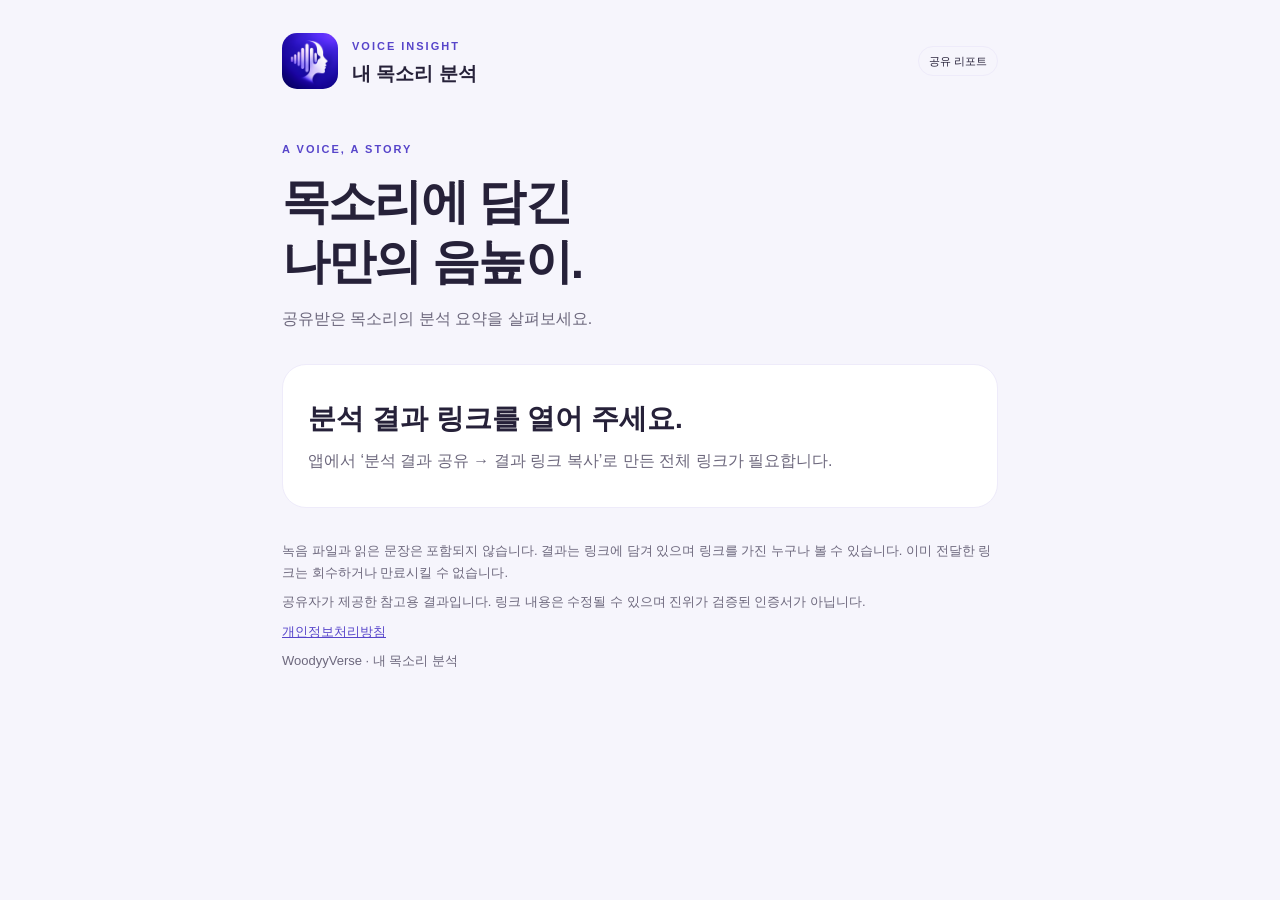
<file: index.html>
<!doctype html>
<html lang="ko">
<head>
<meta charset="utf-8"><meta name="viewport" content="width=device-width, initial-scale=1">
<meta name="referrer" content="no-referrer"><meta name="robots" content="noindex,nofollow">
<meta http-equiv="Content-Security-Policy" content="default-src 'self'; script-src 'self'; style-src 'self'; img-src 'self'; connect-src 'none'; base-uri 'none'; form-action 'none'">
<meta property="og:title" content="내 목소리 분석 결과"><meta property="og:description" content="공유받은 목소리의 음높이와 주요 음역, 인식 일치도를 확인하세요.">
<title>내 목소리 분석 · 공유 리포트</title><link rel="icon" href="icon.png"><link rel="stylesheet" href="style.css">
<script src="report.js" defer></script><script src="viewer.js" defer></script>
</head>
<body><main>
<header><img src="icon.png" alt="얼굴과 음성 파형 아이콘" width="56" height="56"><div><span class="eyebrow">VOICE INSIGHT</span><h1>내 목소리 분석</h1></div><span class="badge">공유 리포트</span></header>
<section class="intro"><p class="eyebrow">A VOICE, A STORY</p><h2>목소리에 담긴<br>나만의 음높이.</h2><p>공유받은 목소리의 분석 요약을 살펴보세요.</p></section>
<section id="status" class="card" role="status"><h2>분석 결과 링크를 열어 주세요.</h2><p>앱에서 ‘분석 결과 공유 → 결과 링크 복사’로 만든 전체 링크가 필요합니다.</p></section>
<div id="report" hidden>
<div class="grid"><section class="card hero"><p>대표 음높이 · 중앙값</p><h2 id="median"></h2><p>이번 읽기에서 관측한 기본 주파수</p></section><section class="card"><p>주요 음역 · 유성음의 90%</p><h2 id="range"></h2><p>5–95백분위 범위</p></section></div>
<section class="card"><h3>자주 사용하는 음</h3><div id="notes"></div><p class="caption">A4 = 440 Hz 기준 · 검출된 유성음 프레임의 비율</p></section>
<section id="comparison" class="card" hidden><p class="eyebrow">RESEARCH REFERENCE</p><h3 id="profile"></h3><h2 id="difference"></h2><p id="reference"></p><p id="reference-note"></p><a id="source" target="_blank" rel="noopener noreferrer">기준 논문 보기 ↗</a><p class="caption">연구 참고값과의 거리로, 듣기 좋음의 점수가 아닙니다. 성인 이성 매력도 실험의 결과를 모든 목소리에 적용할 수 없습니다.</p></section>
<section class="card"><p>발음과 전달력</p><h2 id="score"></h2><p>예문 인식 일치도</p><p class="caption">음성 인식 결과와 예문의 문자 일치도를 계산한 참고 지표입니다. 전문적인 발음 진단이나 사람이 느끼는 이해도 점수가 아닙니다.</p></section>
<button id="share" type="button">이 결과 링크 공유하기</button><p id="share-status" role="status"></p>
</div>
<footer><p>녹음 파일과 읽은 문장은 포함되지 않습니다. 결과는 링크에 담겨 있으며 링크를 가진 누구나 볼 수 있습니다. 이미 전달한 링크는 회수하거나 만료시킬 수 없습니다.</p><p>공유자가 제공한 참고용 결과입니다. 링크 내용은 수정될 수 있으며 진위가 검증된 인증서가 아닙니다.</p><a href="https://mrwoodypark.github.io/MyVoice-privacy/" rel="noreferrer">개인정보처리방침</a><p>WoodyyVerse · 내 목소리 분석</p></footer>
</main></body></html>
</file>
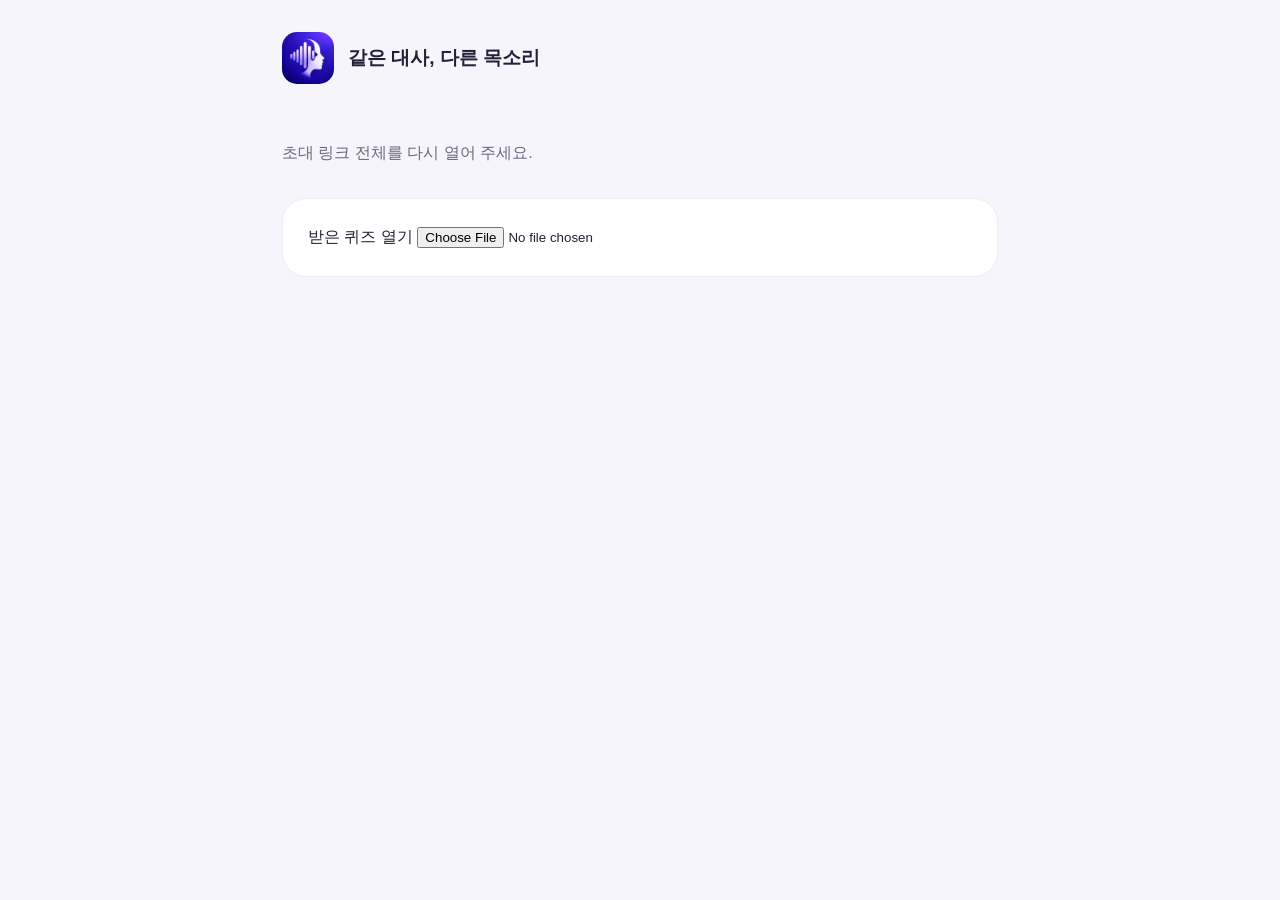
<file: line.html>
<!doctype html><html lang="ko"><head><meta charset="utf-8"><meta name="viewport" content="width=device-width, initial-scale=1"><meta name="referrer" content="no-referrer"><meta name="robots" content="noindex"><title>같은 대사, 다른 목소리</title><link rel="stylesheet" href="style.css"><script defer src="line.js"></script></head><body><main><header><img src="icon.png" width="52" height="52" alt=""><h1>같은 대사, 다른 목소리</h1></header><section class="intro"><h2 id="line"></h2><p id="status" role="status">초대장을 여는 중입니다.</p></section><section class="card"><label>받은 퀴즈 열기 <input id="quiz-file" type="file" accept=".html,text/html"></label><div id="quiz"></div></section><section id="studio" hidden><div class="card"><h3>초대한 사람</h3><div id="host"></div></div><div class="card"><h3>답한 사람</h3><div id="guest">같은 대사를 읽어 보세요.</div></div><p class="caption">색이 찬 부분은 유성음, 빈 부분은 쉼입니다. 자막 진행은 유성음의 누적 시간을 기준으로 추정합니다.</p><button id="record">내 목소리로 답하기</button><p><button id="play" hidden>두 리듬 함께 보기</button></p><audio id="audio" controls hidden></audio><p><button id="send" hidden>두 사람의 결과 보내기</button></p><p><label>친구에게 낼 다음 대사 <input id="next-line" maxlength="120"></label> <button id="next-send">다음 대사 보내기</button></p><p>마이크 소리는 이 브라우저에서 처리합니다. 답장 링크에는 대사와 두 사람의 리듬이 담깁니다.</p></section></main></body></html>
</file>
<file: style.css>
:root{color-scheme:light dark;--bg:#f6f5fc;--card:#fff;--ink:#262139;--muted:#6d687d;--purple:#5745ca;--track:#eeebfa}*{box-sizing:border-box}body{margin:0;background:var(--bg);color:var(--ink);font-family:-apple-system,BlinkMacSystemFont,"Apple SD Gothic Neo",sans-serif;line-height:1.65}main{max-width:760px;margin:auto;padding:32px 22px}header{display:flex;gap:14px;align-items:center}header img{border-radius:15px}h1{font-size:19px;margin:0}.eyebrow{font-size:11px;letter-spacing:2px;font-weight:750;color:var(--purple)}.badge{margin-left:auto;font-size:11px;padding:5px 10px;border:1px solid var(--track);border-radius:20px}.intro{padding:42px 0 24px}.intro h2{font-size:clamp(32px,7vw,48px);line-height:1.25;margin:14px 0;letter-spacing:-1.8px}p{color:var(--muted);margin:8px 0}h2{font-size:28px;line-height:1.35;margin:10px 0;overflow-wrap:anywhere}h3{margin:0 0 18px;font-size:19px}.card{background:var(--card);padding:25px;border-radius:24px;margin-bottom:18px;border:1px solid var(--track)}.grid{display:grid;grid-template-columns:1fr 1fr;gap:18px}.hero{background:var(--purple);color:white}.hero p{color:#e4dfff}.hero h2{font-size:36px}.caption,footer{font-size:13px}footer{margin-top:32px}a{color:var(--purple)}.note{display:flex;gap:12px;align-items:center;margin-bottom:12px}.note strong{min-width:40px}.note span{min-width:38px;text-align:right;font-variant-numeric:tabular-nums}progress{width:100%;height:14px;accent-color:var(--purple)}button{border:0;border-radius:16px;padding:17px;width:100%;background:var(--purple);color:#fff;font:inherit;font-weight:650;cursor:pointer}button:focus-visible,a:focus-visible{outline:3px solid #c295ff;outline-offset:4px}[hidden]{display:none!important}@media(max-width:480px){.grid{grid-template-columns:1fr;gap:0}.badge{display:none}}@media(prefers-color-scheme:dark){:root{--bg:#15121e;--card:#211d2e;--ink:#f1edf9;--muted:#b8b0c9;--purple:#9b8af5;--track:#39314d}.hero{background:#5745ca}button{color:#15121e}}
</file>
